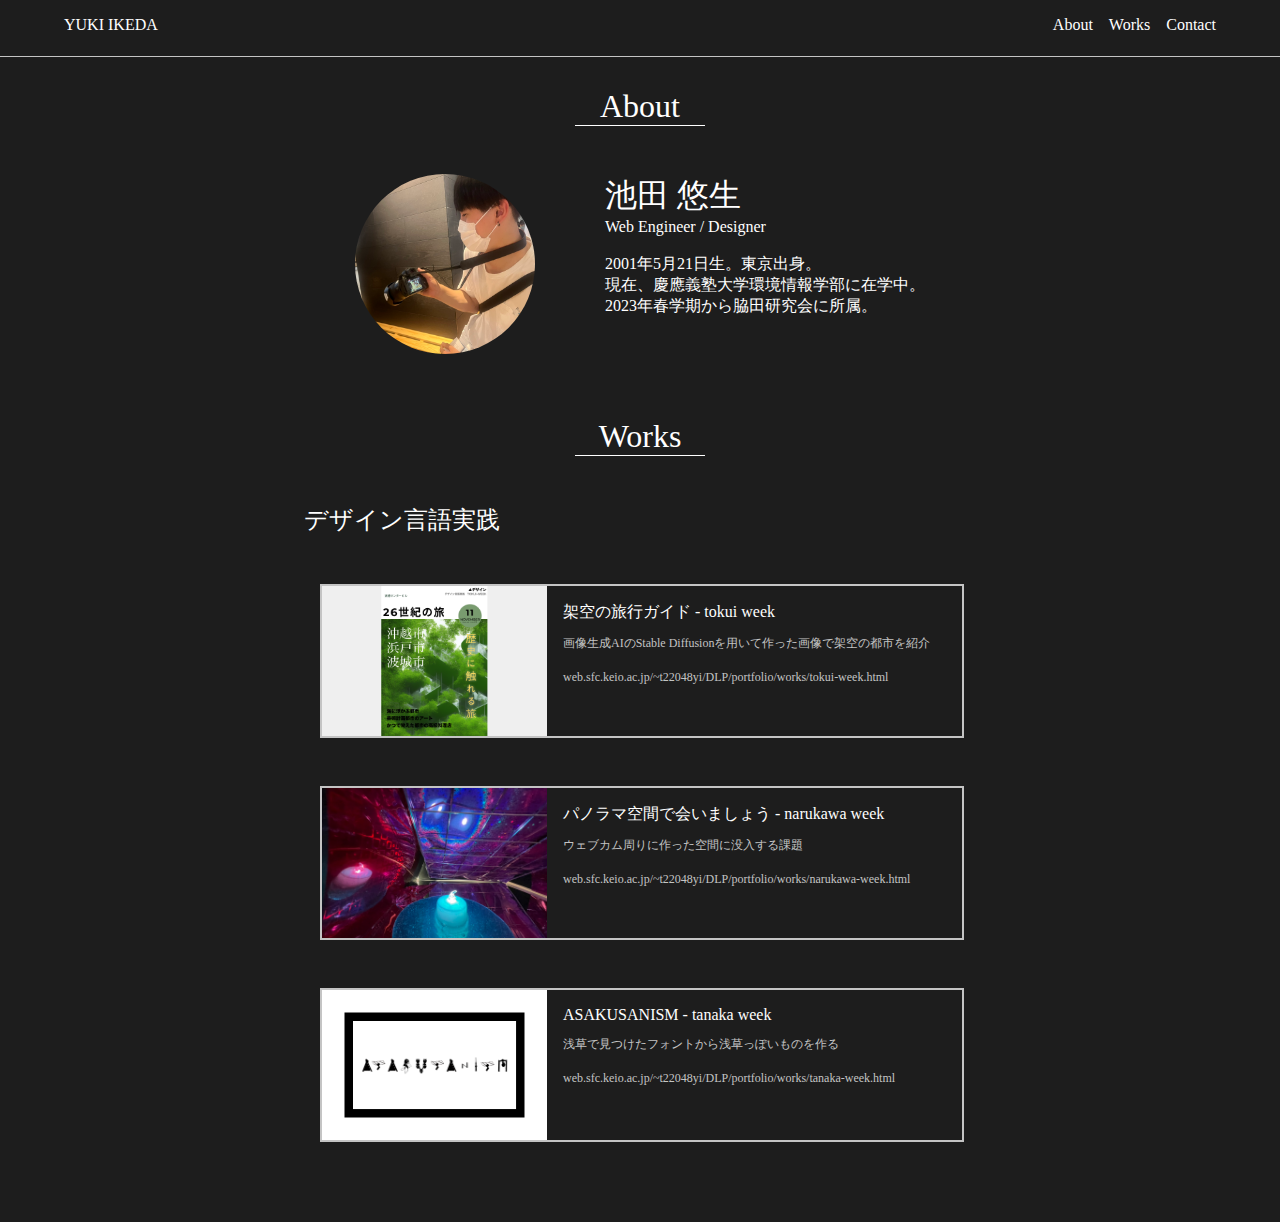
<file: public/index.html>
<!DOCTYPE html>
<html lang="ja">
<head>
  <meta charset="UTF-8">
  <meta http-equiv="X-UA-Compatible" content="IE=edge">
  <meta name="viewport" content="width=device-width, initial-scale=1.0">
  <title>DLP portfolio</title>
  <link rel="stylesheet" href="./stylesheet.css" />
</head>
<body>
  <div class="header">
    <div class="header-menu">
      <div class="header-left">
        <a href="./index.html">
          <p class="fs16">YUKI IKEDA</p>
        </a>
      </div>
      <div class="header-right">
        <a href="./index.html">
          <p class="header-item fs16">About</p>
        </a>
        <a href="./index.html">
          <p class="header-item fs16">Works</p>
        </a>
        <a href="./index.html">
          <p class="header-item fs16">Contact</p>
        </a>
      </div>
    </div>
    <hr>
  </div>
  <div class="contents">
    <p class="item-title fs32">About</p>
    <div class="about-me">
      <img src="./assets/profile_square.jpg" alt="" class="profile-img">
      <div class="profile-text">
        <p class="name">池田 悠生</p>
        <p class="portfolio fs16">Web Engineer / Designer</p>
        <br>
        <p class="fs16">
          2001年5月21日生。東京出身。<br />
          現在、慶應義塾大学環境情報学部に在学中。 <br />
          2023年春学期から脇田研究会に所属。
        </p>
      </div>
    </div>
    <p class="item-title fs32">Works</p>
    <p class="big-title fs24">デザイン言語実践</p>
    <a href="./works/tokui-week.html">
      <div class="work">
        <img src="./assets/tokui-about.png" alt="" class="about-img">
        <div class="about">
          <p class="title fs16">架空の旅行ガイド - tokui week</p>
          <p class="description fs12"> 画像生成AIのStable Diffusionを用いて作った画像で架空の都市を紹介 </p>
          <br>
          <p class="url fs12">web.sfc.keio.ac.jp/~t22048yi/DLP/portfolio/works/tokui-week.html</p>
        </div>
      </div>
    </a>
    <a href="./works/narukawa-week.html">
      <div class="work">
        <img src="./assets/narukawa-about.png" alt="" class="about-img">
        <div class="about">
          <p class="title fs16">パノラマ空間で会いましょう - narukawa week</p>
          <p class="description fs12"> ウェブカム周りに作った空間に没入する課題 </p>
          <br>
          <p class="url fs12">web.sfc.keio.ac.jp/~t22048yi/DLP/portfolio/works/narukawa-week.html</p>
        </div>
      </div>
    </a>
    <a href="./works/tanaka-week.html">
      <div class="work">
        <img src="./assets/tanaka-about.png" alt="" class="about-img">
        <div class="about">
          <p class="title fs16">ASAKUSANISM - tanaka week</p>
          <p class="description fs12"> 浅草で見つけたフォントから浅草っぽいものを作る </p>
          <br>
          <p class="url fs12">web.sfc.keio.ac.jp/~t22048yi/DLP/portfolio/works/tanaka-week.html</p>
        </div>
      </div>
    </a>
  </div>
</body>
</html>
</file>
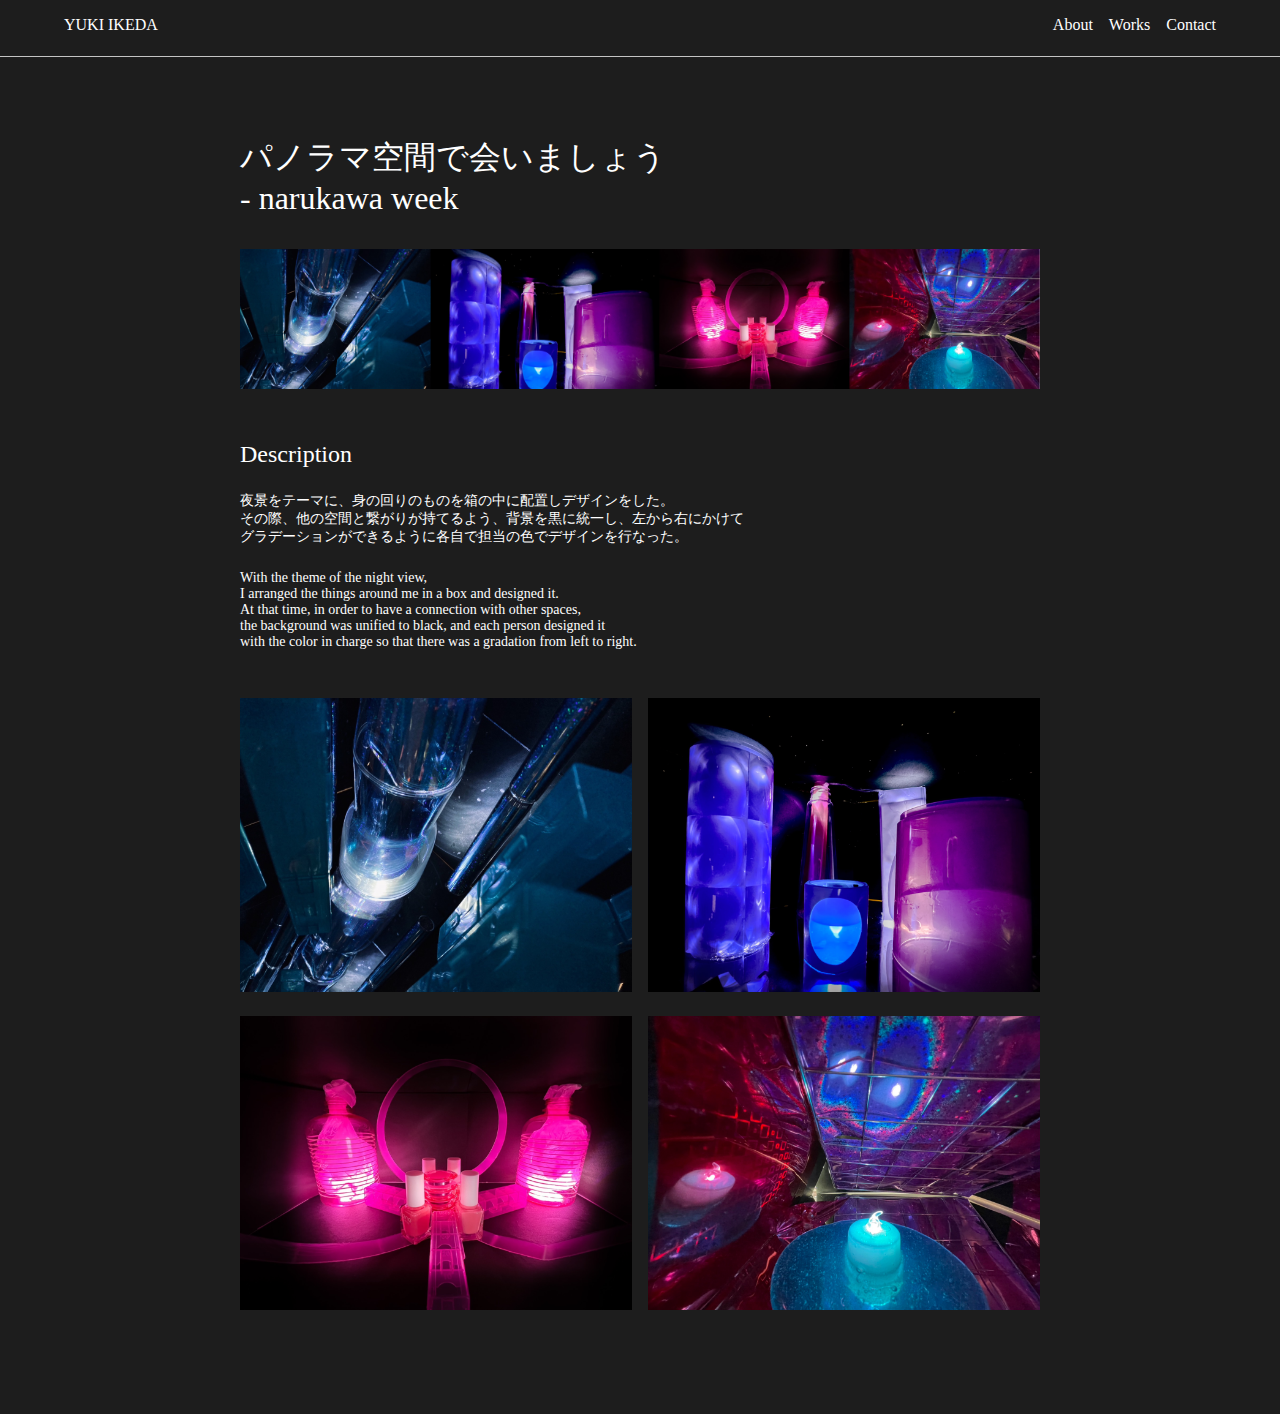
<file: public/works/narukawa-week.html>
<!DOCTYPE html>
<html lang="ja">
  <head>
    <meta charset="UTF-8">
    <meta http-equiv="X-UA-Compatible" content="IE=edge">
    <meta name="viewport" content="width=device-width, initial-scale=1.0">
    <title>DLP portfolio#2</title>
    <link rel="stylesheet" href="../stylesheet.css" />
  </head>
  <body>
    <div class="header">
      <div class="header-menu">
        <div class="header-left">
          <a href="../index.html">
            <p class="fs16">YUKI IKEDA</p>
          </a>
        </div>
        <div class="header-right">
          <a href="../index.html">
            <p class="header-item fs16">About</p>
          </a>
          <a href="../index.html">
            <p class="header-item fs16">Works</p>
          </a>
          <a href="../index.html">
            <p class="header-item fs16">Contact</p>
          </a>
        </div>
      </div>
      <hr>
    </div>
    <div class="work-contents">
      <p class="work-title fs32">パノラマ空間で会いましょう<br />- narukawa week</p>
      <img src="../assets/narukawa-week/narukawa-main.png" alt="" class="key-visual">
      <div class="work-discription">
        <p class="fs24">Description</p>
        <p class="work-text-jp fs14">
          夜景をテーマに、身の回りのものを箱の中に配置しデザインをした。<br />
          その際、他の空間と繋がりが持てるよう、背景を黒に統一し、左から右にかけて<br />
          グラデーションができるように各自で担当の色でデザインを行なった。
        </p>
        <p class="work-text-en fs14">
          With the theme of the night view,<br />
          I arranged the things around me in a box and designed it.<br />
          At that time, in order to have a connection with other spaces,<br />
          the background was unified to black, and each person designed it<br />
          with the color in charge so that there was a gradation from left to right.
        </p>
      </div>
      <div class="img-list">
        <img src="../assets/narukawa-week/narukawa-kotaki.png" alt="" class="img-list-item">
        <img src="../assets/narukawa-week/narukawa-takahashi.png" alt="" class="img-list-item">
        <img src="../assets/narukawa-week/narukawa-kihara.png" alt="" class="img-list-item">
        <img src="../assets/narukawa-week/narukawa-ikeda.png" alt="" class="img-list-item">
      </div>
    </div>
  </body>
</html>
</file>
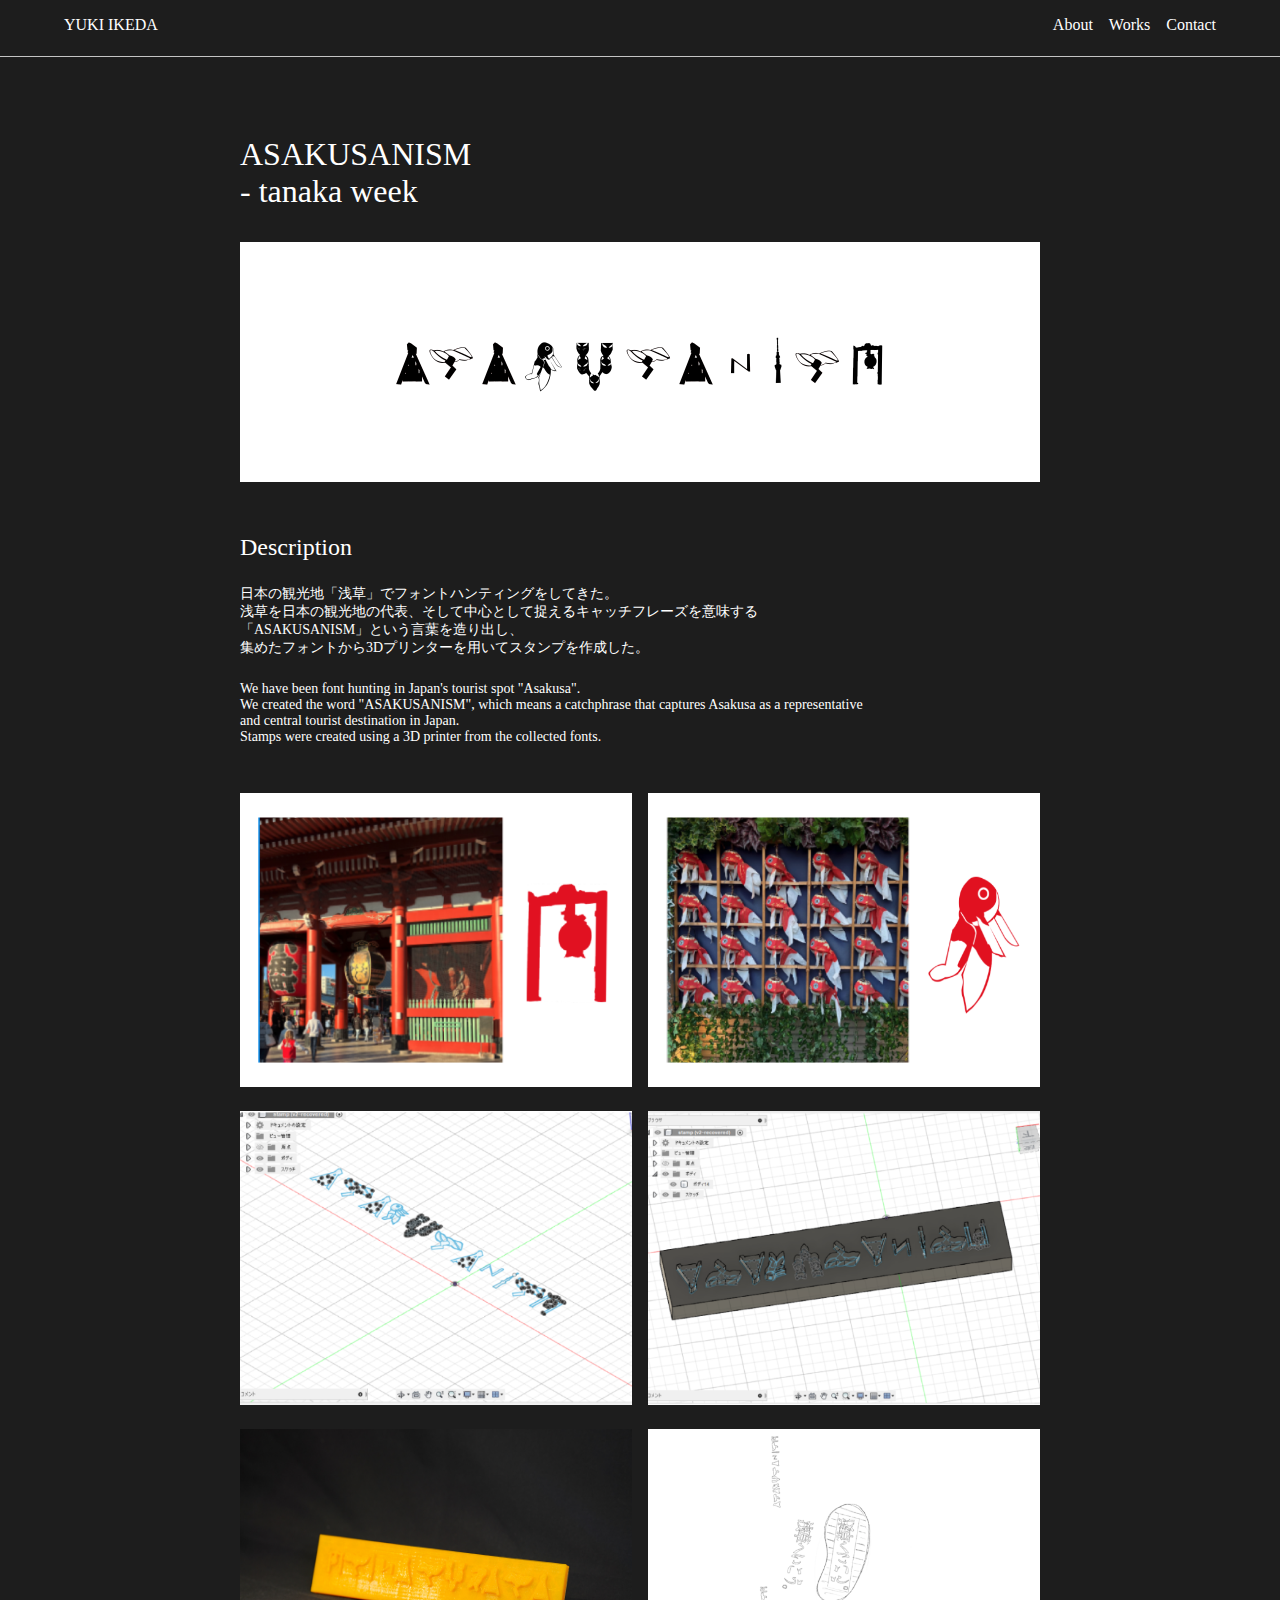
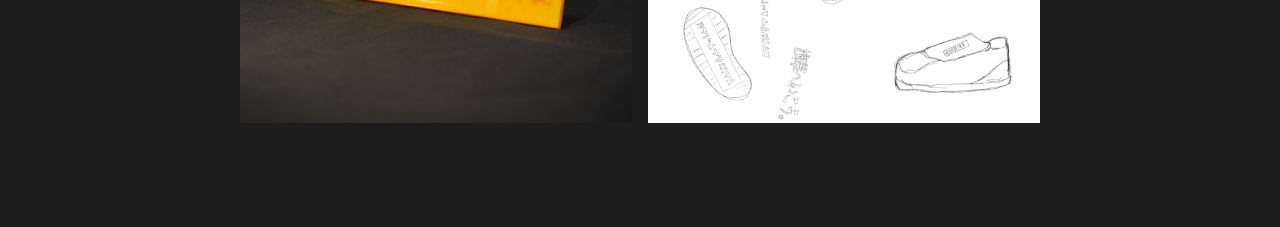
<file: public/works/tanaka-week.html>
<!DOCTYPE html>
<html lang="ja">
  <head>
    <meta charset="UTF-8">
    <meta http-equiv="X-UA-Compatible" content="IE=edge">
    <meta name="viewport" content="width=device-width, initial-scale=1.0">
    <title>DLP portfolio#3</title>
    <link rel="stylesheet" href="../stylesheet.css" />
  </head>
  <body>
    <div class="header">
      <div class="header-menu">
        <div class="header-left">
          <a href="../index.html">
            <p class="fs16">YUKI IKEDA</p>
          </a>
        </div>
        <div class="header-right">
          <a href="../index.html">
            <p class="header-item fs16">About</p>
          </a>
          <a href="../index.html">
            <p class="header-item fs16">Works</p>
          </a>
          <a href="../index.html">
            <p class="header-item fs16">Contact</p>
          </a>
        </div>
      </div>
      <hr>
    </div>
    <div class="work-contents">
      <p class="work-title fs32">ASAKUSANISM<br />- tanaka week</p>
      <img src="../assets/tanaka-week/tanaka-main.png" alt="" class="key-visual">
      <div class="work-discription">
        <p class="fs24">Description</p>
        <p class="work-text-jp fs14">
          日本の観光地「浅草」でフォントハンティングをしてきた。<br />
          浅草を日本の観光地の代表、そして中心として捉えるキャッチフレーズを意味する<br />
          「ASAKUSANISM」という言葉を造り出し、<br />
          集めたフォントから3Dプリンターを用いてスタンプを作成した。
        </p>
        <p class="work-text-en fs14">
          We have been font hunting in Japan's tourist spot "Asakusa".<br />
          We created the word "ASAKUSANISM", which means a catchphrase that captures Asakusa as a representative<br />
          and central tourist destination in Japan.<br />
          Stamps were created using a 3D printer from the collected fonts.
        </p>
      </div>
      <div class="img-list">
        <img src="../assets/tanaka-week/tanaka-font1.png" alt="" class="img-list-item">
        <img src="../assets/tanaka-week/tanaka-font2.png" alt="" class="img-list-item">
        <img src="../assets/tanaka-week/tanaka-3d1.png" alt="" class="img-list-item">
        <img src="../assets/tanaka-week/tanaka-3d2.png" alt="" class="img-list-item">
        <img src="../assets/tanaka-week/tanaka-stamp.png" alt="" class="img-list-item">
        <img src="../assets/tanaka-week/tanaka-ashiatostamp.png" alt="" class="img-list-item">
      </div>
    </div>
  </body>
</html>
</file>
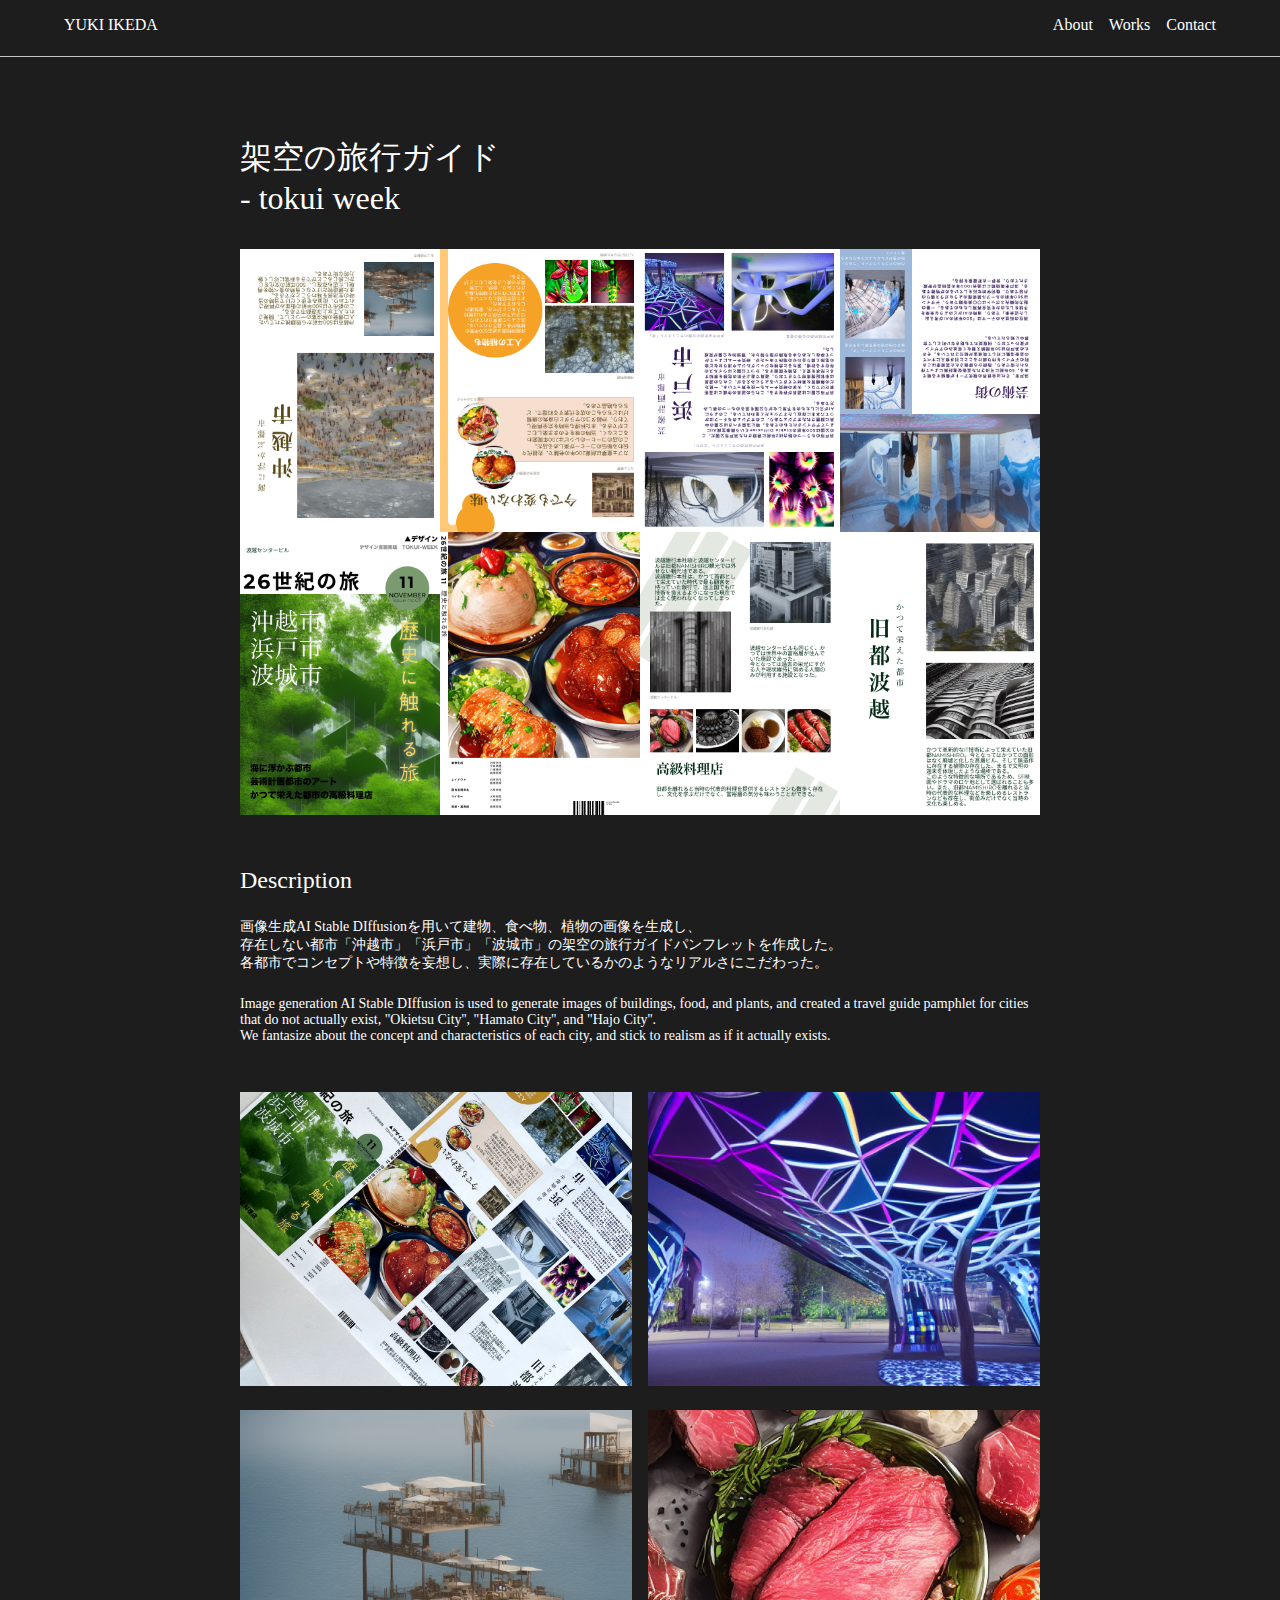
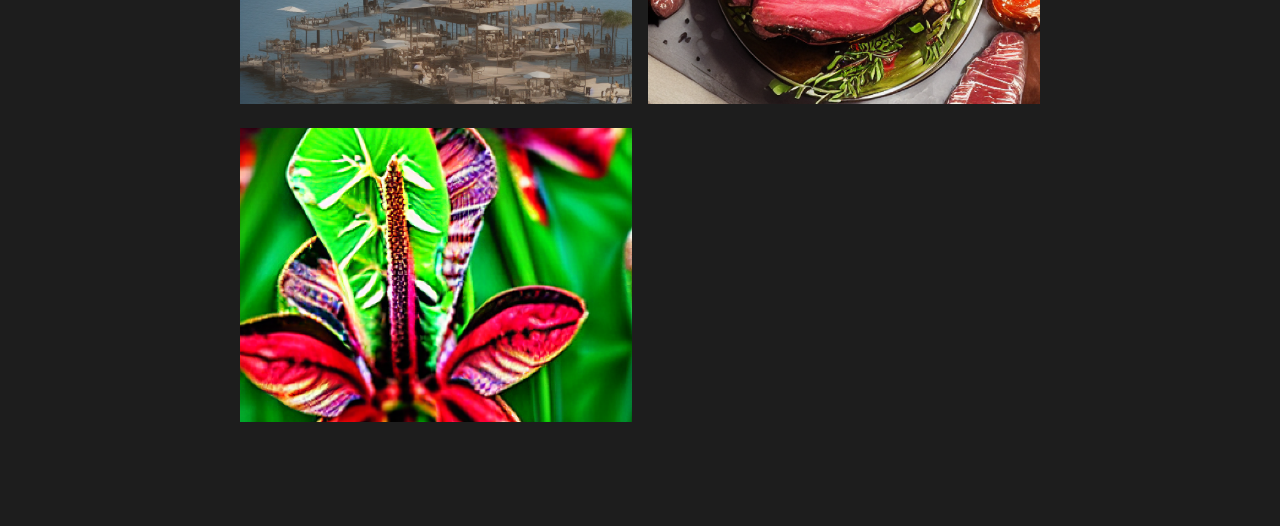
<file: public/works/tokui-week.html>
<!DOCTYPE html>
<html lang="ja">
  <head>
    <meta charset="UTF-8">
    <meta http-equiv="X-UA-Compatible" content="IE=edge">
    <meta name="viewport" content="width=device-width, initial-scale=1.0">
    <title>DLP portfolio#1</title>
    <link rel="stylesheet" href="../stylesheet.css" />
  </head>
  <body>
    <div class="header">
      <div class="header-menu">
        <div class="header-left">
          <a href="../index.html">
            <p class="fs16">YUKI IKEDA</p>
          </a>
        </div>
        <div class="header-right">
          <a href="../index.html">
            <p class="header-item fs16">About</p>
          </a>
          <a href="../index.html">
            <p class="header-item fs16">Works</p>
          </a>
          <a href="../index.html">
            <p class="header-item fs16">Contact</p>
          </a>
        </div>
      </div>
      <hr>
    </div>
    <div class="work-contents">
      <p class="work-title fs32">架空の旅行ガイド<br />- tokui week</p>
      <img src="../assets/tokui-week/tokui-main.png" alt="" class="key-visual">
      <div class="work-discription">
        <p class="fs24">Description</p>
        <p class="work-text-jp fs14">
          画像生成AI Stable DIffusionを用いて建物、食べ物、植物の画像を生成し、<br />
          存在しない都市「沖越市」「浜戸市」「波城市」の架空の旅行ガイドパンフレットを作成した。<br />
          各都市でコンセプトや特徴を妄想し、実際に存在しているかのようなリアルさにこだわった。
        </p>
        <p class="work-text-en fs14">
          Image generation AI Stable DIffusion is used to generate images of buildings, food, and plants,
          and created a travel guide pamphlet for cities that do not actually exist, "Okietsu City'', "Hamato City'', and "Hajo
          City''.<br />
          We fantasize about the concept and characteristics of each city, and stick to realism as if it actually exists.
        </p>
      </div>
      <div class="img-list">
        <img src="../assets/tokui-week/tokui-pamphlet.png" alt="" class="img-list-item">
        <img src="../assets/tokui-week/tokui-build1.png" alt="" class="img-list-item">
        <img src="../assets/tokui-week/tokui-build2.png" alt="" class="img-list-item">
        <img src="../assets/tokui-week/tokui-food1.png" alt="" class="img-list-item">
        <img src="../assets/tokui-week/tokui-plant1.png" alt="" class="img-list-item">
      </div>
    </div>
  </body>
</html>
</file>
<file: public/stylesheet.css>
h1,
h2,
h3,
p {
  margin: 0;
}
ul {
  margin: 0;
  padding: 0;
  list-style: none;
}
h2 {
  margin-bottom: 16px;
}
a {
  text-decoration: none;
  color: #ffffff;
}
hr {
  height: 0;
  margin: 0;
  padding: 0;
  border: 0;
}
hr {
  margin-top: 40px;
  border-top: 1px solid #c4c4c4;
}

.fs32 {
  font-size: 32px;
}
.fs24 {
  font-size: 24px;
}
.fs16 {
  font-size: 16px;
}
.fs14 {
  font-size: 14px;
}
.fs12 {
  font-size: 12px;
}

body {
  margin: 0;
  background: #1d1d1d;
  color: #ffffff;
}

.header {
  position: fixed;
  width: 100vw;
  padding-top: 16px;
  background: #1d1d1d;
}
.contents {
  margin: 0 calc((100vw - 640px) / 2) 80px;
  padding-top: 88px;
}
.work-contents {
  margin: 0 calc((100vw - 800px) / 2) 80px;
  padding-top: 88px;
}

.header-menu {
  display: flex;
  position: relative;
}
.header-left {
  position: absolute;
  left: 64px;
}
.header-right {
  display: flex;
  position: absolute;
  right: 64px;
}
.header-item {
  margin-left: 16px;
}

.item-title {
  width: 130px;
  margin: 0 auto 48px;
  text-align: center;
  border-bottom: 1px solid #ffffff;
}

.about-me {
  display: flex;
  justify-content: space-around;
  margin-bottom: 64px;
}
.profile-img {
  width: 180px;
  height: 180px;
  border-radius: 50%;
}
.name {
  font-size: 32px;
}

.work {
  display: flex;
  width: 640px;
  margin-bottom: 48px;
  border: 2px solid #c4c4c4;
}
.work:hover {
  border: 2px solid #3984ff;
}
.about-img {
  width: 225px;
  height: 150px;
}
.about {
  padding: 16px;
}

.big-title {
  margin-left: -16px;
  margin-bottom: 48px;
}
.title {
  margin-bottom: 12px;
  color: #ffffff;
}
.description,
.url {
  color: #c4c4c4;
}

.work-title {
  margin: 48px auto 32px;
}
.key-visual {
  width: 800px
}
.work-discription {
  margin: 48px auto;
}
.work-text-jp,
.work-text-en {
  margin-top: 24px;
}
.img-list {
  display: flex;
  flex-wrap: wrap;
}
.img-list-item {
  width: 392px;
  margin-bottom: 24px;
}
.img-list-item:nth-child(2n) {
  margin-left: 16px;
}
</file>
